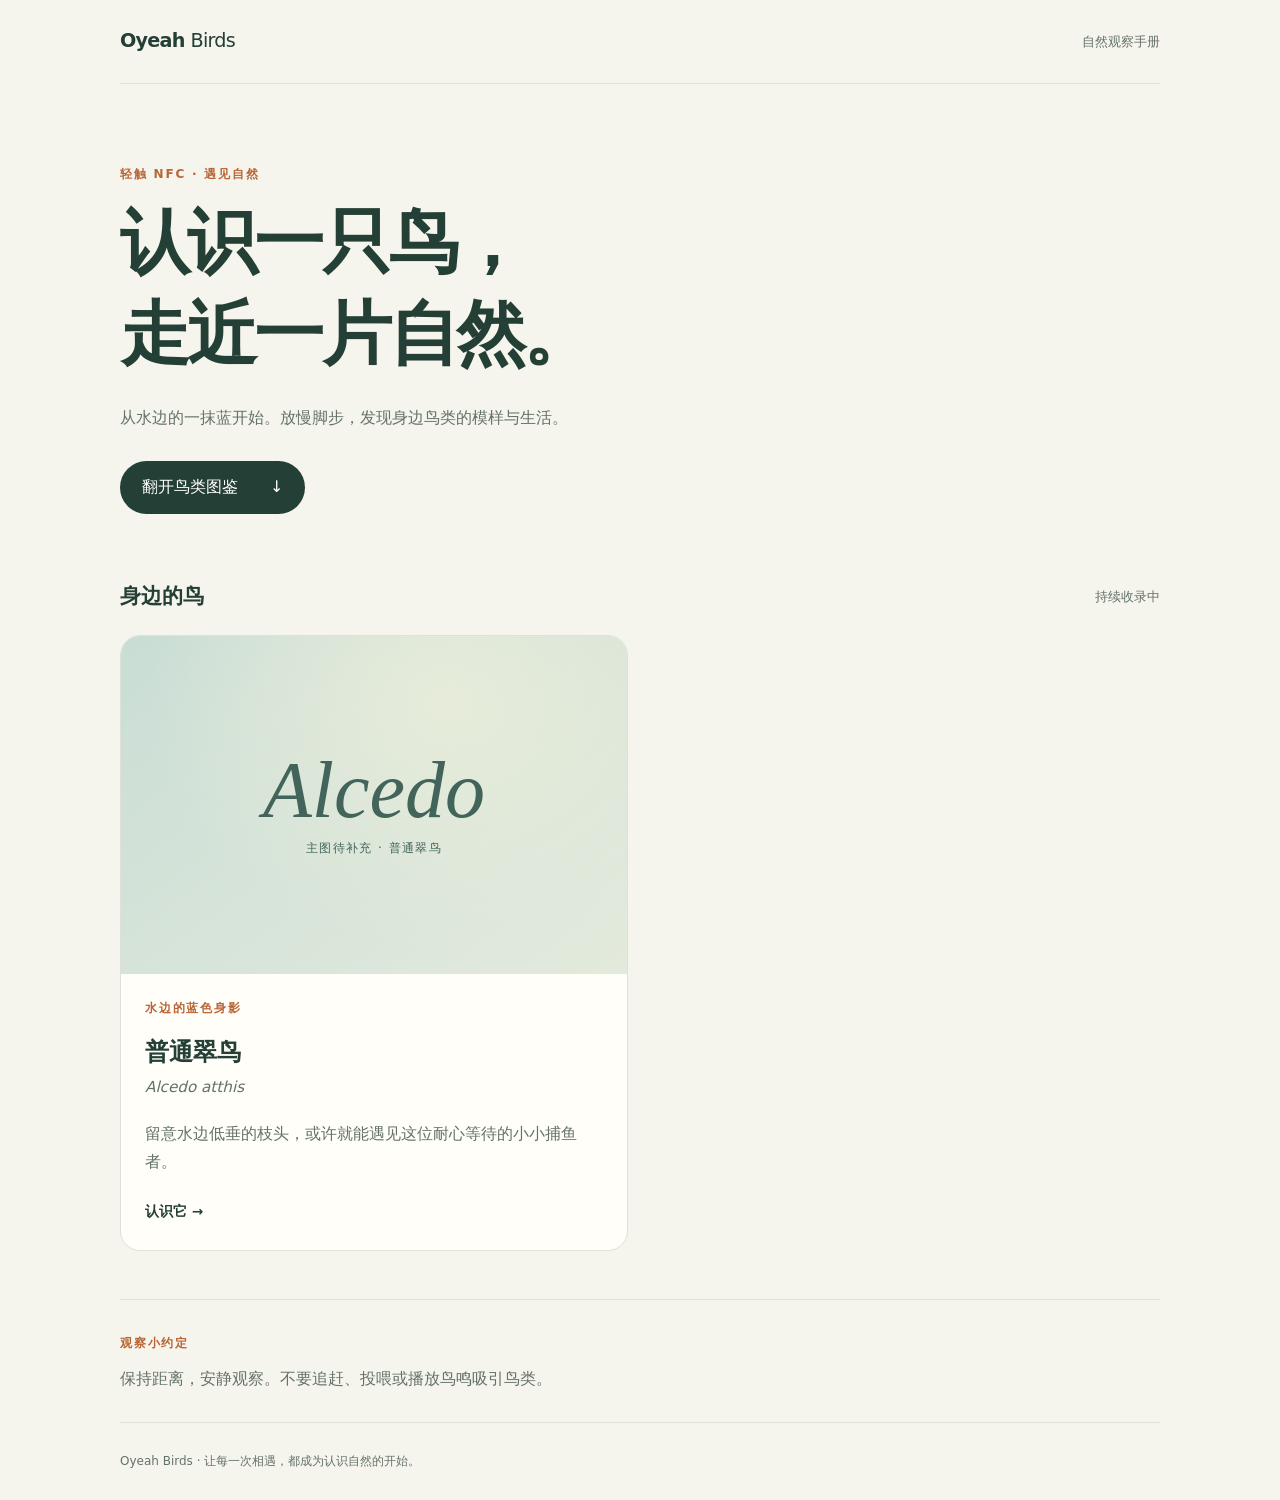
<file: index.html>
<!doctype html>
<html lang="zh-CN">
<head>
<meta charset="utf-8">
<meta name="viewport" content="width=device-width, initial-scale=1">
<meta name="theme-color" content="#254f40">
<meta name="description" content="轻触 NFC，认识身边的鸟。一起观察、聆听，发现自然。">
<title>Oyeah Birds · 身边的鸟</title>
<link rel="stylesheet" href="./style.css">
<script src="./script.js" defer></script>
</head>
<body data-page="index">
<header class="site-header"><a class="brand" href="./index.html">Oyeah <span>Birds</span></a><span class="header-note">自然观察手册</span></header>
<main id="main">
<section class="intro"><p class="eyebrow">轻触 NFC · 遇见自然</p><h1>认识一只鸟，<br>走近一片自然。</h1><p class="lead">从水边的一抹蓝开始。放慢脚步，发现身边鸟类的模样与生活。</p><a class="button" href="#birds">翻开鸟类图鉴 <span aria-hidden="true">↓</span></a></section>
<section id="birds" class="catalog" aria-labelledby="catalog-title"><div class="section-heading"><h2 id="catalog-title">身边的鸟</h2><span>持续收录中</span></div><div id="bird-list" class="bird-grid" aria-live="polite"><p class="status">正在翻开图鉴…</p></div></section>
<aside class="field-note"><span class="eyebrow">观察小约定</span><p>保持距离，安静观察。不要追赶、投喂或播放鸟鸣吸引鸟类。</p></aside>
<noscript><p class="status">请启用 JavaScript 以加载图鉴内容。</p></noscript>
</main>
<footer>Oyeah Birds · 让每一次相遇，都成为认识自然的开始。</footer>
</body>
</html>
</file>
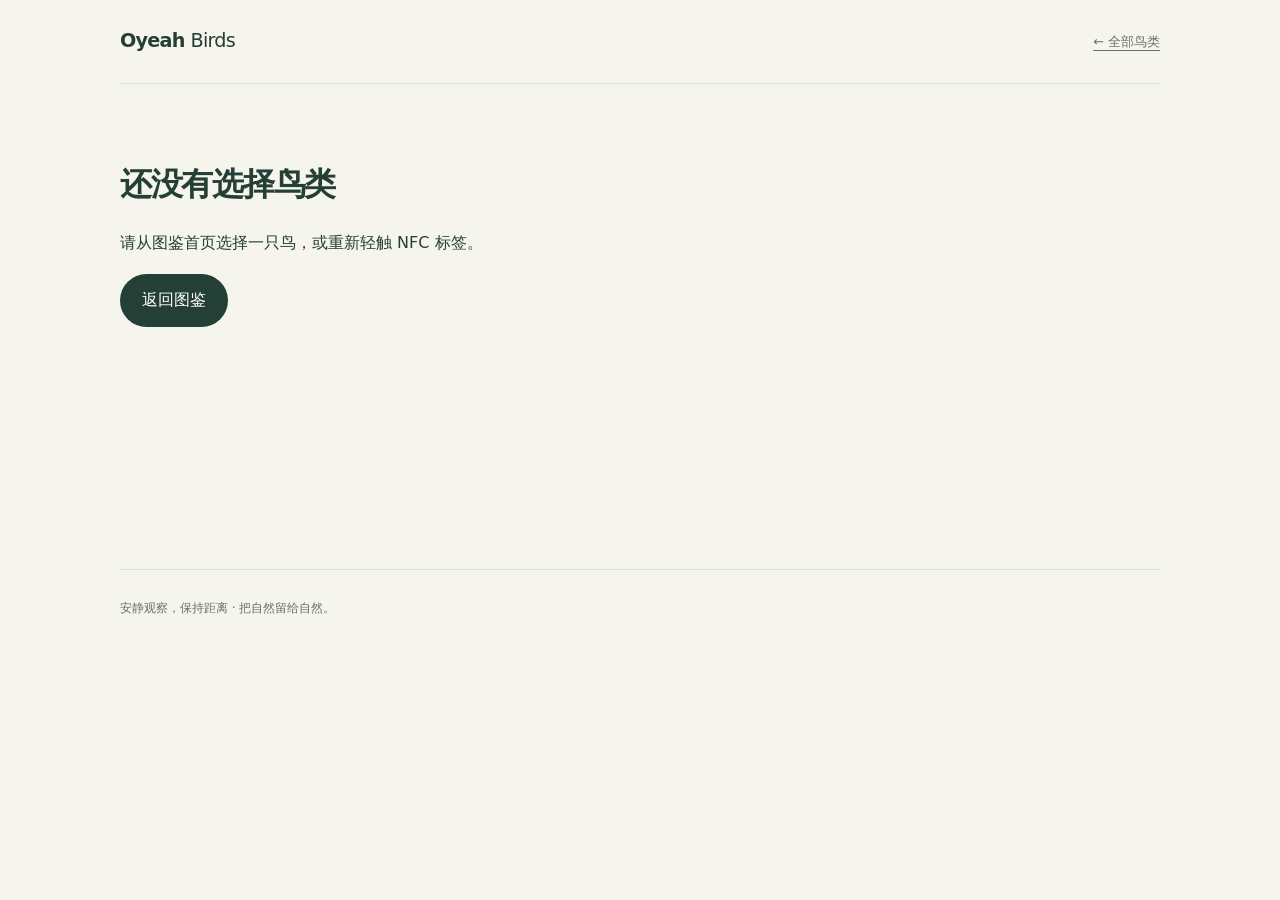
<file: bird.html>
<!doctype html>
<html lang="zh-CN">
<head>
<meta charset="utf-8">
<meta name="viewport" content="width=device-width, initial-scale=1">
<meta name="theme-color" content="#254f40">
<meta name="description" content="认识鸟类的辨识特征、生境与习性。">
<title>鸟类详情 · Oyeah Birds</title>
<link rel="stylesheet" href="./style.css">
<script src="./script.js" defer></script>
</head>
<body data-page="bird">
<header class="site-header"><a class="brand" href="./index.html">Oyeah <span>Birds</span></a><a class="back-link" href="./index.html">← 全部鸟类</a></header>
<main id="main"><article id="bird-detail" class="detail" aria-live="polite" aria-busy="true"><p class="status">正在寻找这位鸟类朋友…</p></article><noscript><p class="status">请启用 JavaScript 以加载鸟类详情。</p></noscript></main>
<footer>安静观察，保持距离 · 把自然留给自然。</footer>
</body>
</html>
</file>
<file: style.css>
/* Mobile-first, no external fonts or assets. */
:root{color-scheme:light;--paper:#f6f5ed;--ink:#243f35;--muted:#647267;--line:#dce2d5;--accent:#b96536;--white:#fffef9}
*{box-sizing:border-box}
html{scroll-behavior:smooth;scroll-padding-top:1.5rem}
body{margin:0;background:var(--paper);color:var(--ink);font-family:system-ui,-apple-system,"PingFang SC","Microsoft YaHei",sans-serif;line-height:1.8}
a{color:inherit;text-underline-offset:4px}
a:focus-visible{outline:3px solid var(--accent);outline-offset:5px}
.site-header,main,footer{width:min(100% - 40px,1040px);margin-inline:auto}
.site-header{display:flex;align-items:center;justify-content:space-between;gap:16px;padding-block:24px;border-bottom:1px solid var(--line)}
.brand{text-decoration:none;font-size:1.2rem;font-weight:750;letter-spacing:-.04em;white-space:nowrap}.brand span{font-weight:400}
.header-note,.back-link{font-size:.8rem;color:var(--muted)}
.intro{padding:56px 0 48px;max-width:720px}
.eyebrow{font-size:.75rem;letter-spacing:.15em;font-weight:700;color:var(--accent)}
h1,h2,h3,p{margin-top:0}
h1{font-size:clamp(2.3rem,7vw,4.4rem);line-height:1.3;letter-spacing:-.04em;margin-bottom:24px}
.lead{max-width:480px;color:var(--muted);font-size:1rem;margin-bottom:28px}
.button{display:inline-flex;gap:32px;align-items:center;border-radius:999px;background:var(--ink);color:white;text-decoration:none;padding:12px 22px;min-height:48px}
.section-heading{display:flex;align-items:center;justify-content:space-between;gap:12px;margin-bottom:20px}.section-heading h2{font-size:1.3rem;margin:0}.section-heading span{color:var(--muted);font-size:.8rem}
.bird-grid{display:grid;gap:24px}
.bird-card{display:block;border:1px solid var(--line);background:var(--white);border-radius:20px;overflow:hidden;text-decoration:none;transition:transform .2s,border-color .2s}
.bird-card:hover{transform:translateY(-3px);border-color:#839d85}
.placeholder{aspect-ratio:3/2;display:flex;flex-direction:column;align-items:center;justify-content:center;gap:8px;background:radial-gradient(ellipse at 65% 20%,#e7ecda,transparent 65%),linear-gradient(145deg,#c9ddd5,#e3eadc);color:#43645b}
.placeholder-mark{font-family:Georgia,serif;font-style:italic;font-size:clamp(3rem,10vw,5rem);line-height:1}.placeholder-label{font-size:.75rem;letter-spacing:.12em}
.bird-photo{display:block;width:100%;aspect-ratio:3/2;object-fit:cover}
.card-copy{padding:24px}.card-copy h3{font-size:1.5rem;margin-bottom:0}.scientific{color:var(--muted);font-size:.95rem;margin-bottom:18px}.card-copy .summary{color:var(--muted);margin-bottom:20px}.card-link{font-size:.85rem;font-weight:700}
.field-note{border-top:1px solid var(--line);margin-top:48px;padding:28px 0}.field-note p{color:var(--muted);margin:8px 0 0}
footer{padding:28px 0;border-top:1px solid var(--line);font-size:.75rem;color:var(--muted)}
.detail{padding:32px 0 48px}.detail-heading{margin:20px 0 28px}.detail-heading h1{font-size:clamp(2.4rem,7vw,4rem);margin:8px 0}.detail-heading .scientific{margin:0}
.detail-media{border-radius:20px;overflow:hidden;margin:0 0 32px}
.detail-content{display:grid;gap:24px}.info-panel{padding:24px;background:var(--white);border:1px solid var(--line);border-radius:16px}.info-panel h2{font-size:1.2rem;margin-bottom:16px}.info-panel h3{font-size:1rem;margin-bottom:8px}.info-panel p:last-child{margin-bottom:0}.info-panel ul{margin:0;padding-left:1.3em}.info-panel li+li{margin-top:10px}.habits{margin-top:24px}.tip{margin-top:24px;padding:24px;border-left:3px solid var(--accent);background:#eeeede}.tip h2{font-size:1rem;margin-bottom:8px}.tip p{margin:0}
.status{padding:32px 0;color:var(--muted)}.error-state{min-height:45vh;padding:48px 0}.error-state h1{font-size:2rem}
@media(min-width:700px){.site-header,main,footer{width:min(100% - 80px,1040px)}.intro{padding-block:80px 64px}.bird-grid{grid-template-columns:repeat(2,minmax(0,1fr))}.detail-content{grid-template-columns:1fr 1fr}.detail-media .placeholder,.detail-media .bird-photo{aspect-ratio:16/8}.info-panel{padding:32px}}
@media(prefers-reduced-motion:reduce){html{scroll-behavior:auto}.bird-card{transition:none}.bird-card:hover{transform:none}}
</file>
